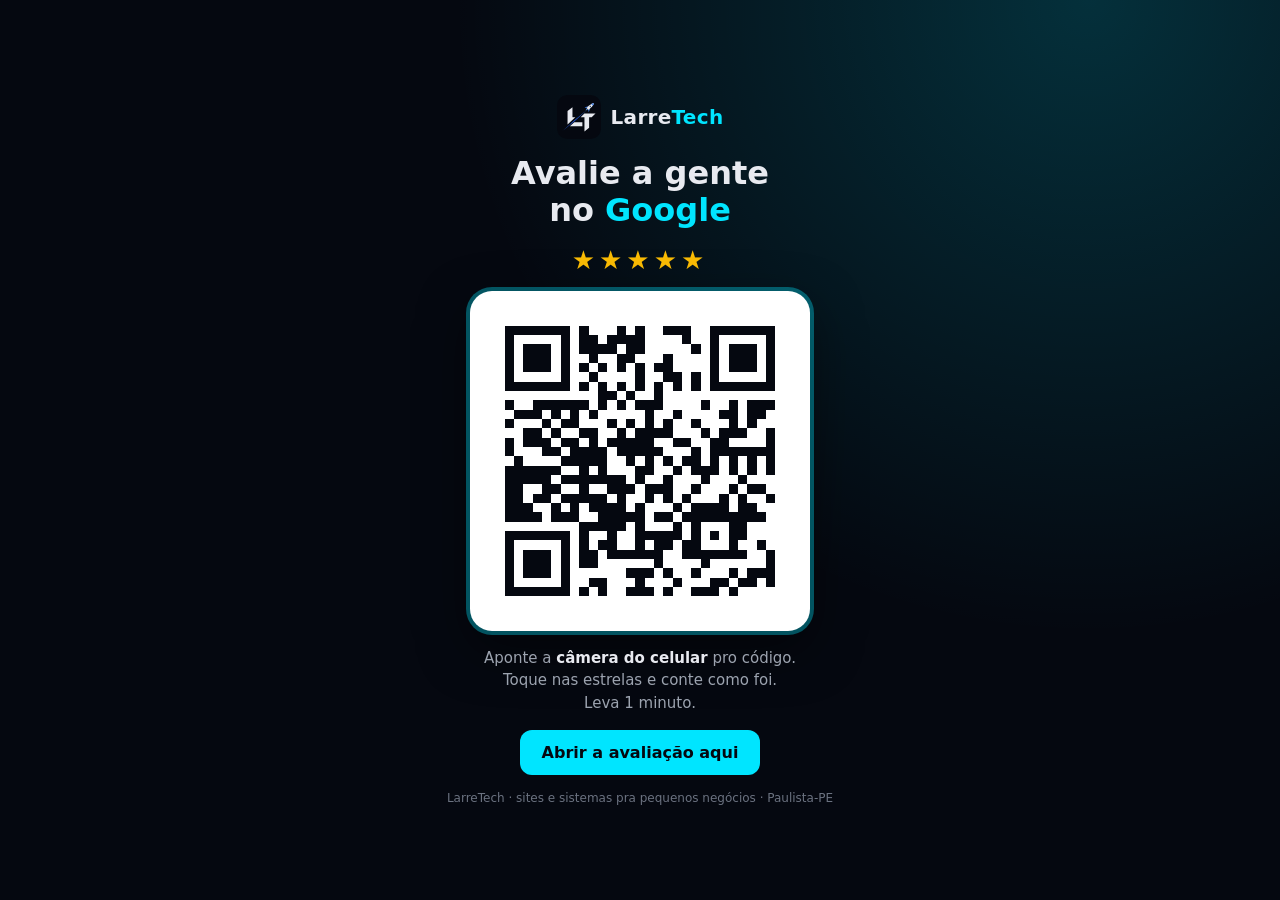
<file: avaliar.html>
<!doctype html>
<html lang="pt-BR">
<head>
<meta charset="utf-8">
<meta name="viewport" content="width=device-width, initial-scale=1, viewport-fit=cover">
<title>Avalie a LarreTech no Google</title>
<meta name="robots" content="noindex, nofollow">
<meta name="theme-color" content="#050810">
<link rel="icon" type="image/svg+xml" href="assets/favicon.svg?v=20261101c">
<link rel="apple-touch-icon" href="assets/apple-touch-icon.png">
<style>
  *{box-sizing:border-box;margin:0;padding:0}
  html,body{height:100%}
  body{background:radial-gradient(circle at 85% 0%,rgba(0,229,255,.18),transparent 45%),#050810;color:#e8eaf0;
    font-family:system-ui,-apple-system,"Segoe UI",Roboto,Arial,sans-serif;display:flex;flex-direction:column;
    align-items:center;justify-content:safe center;min-height:100%;gap:16px;padding:24px 16px calc(24px + env(safe-area-inset-bottom));text-align:center}
  .marca{display:flex;align-items:center;gap:10px;font-weight:800;font-size:20px;letter-spacing:.3px}
  .logo{width:44px;height:44px;border-radius:10px}
  .lt{width:38px;height:38px;border:2px solid #00e5ff;border-radius:10px;display:grid;place-items:center;color:#00e5ff;font-size:15px;box-shadow:0 0 14px rgba(0,229,255,.4)}
  .marca span{color:#00e5ff}
  h1{font-size:clamp(24px,7vw,32px);line-height:1.15;font-weight:800}
  h1 em{font-style:normal;color:#00e5ff}
  .estrelas{color:#fbbc04;font-size:26px;letter-spacing:4px}
  .cartao{background:#fff;border-radius:22px;padding:16px;width:min(78vw,340px,46vh);box-shadow:0 0 0 4px rgba(0,229,255,.35),0 18px 50px rgba(0,0,0,.5)}
  .qr{display:block;width:100%;height:auto}
  .passos{color:#9ca3af;font-size:15px;line-height:1.5;max-width:340px}
  .passos b{color:#e8eaf0}
  .botao{display:inline-block;background:#00e5ff;color:#050810;font-weight:700;text-decoration:none;padding:13px 22px;border-radius:12px;font-size:16px}
  .rodape{font-size:12px;color:#6b7280}
</style>
</head>
<body>
  <div class="marca"><img class="logo" src="assets/favicon.svg?v=20261101c" alt="" width="44" height="44"><div>Larre<span>Tech</span></div></div>
  <h1>Avalie a gente<br>no <em>Google</em></h1>
  <div class="estrelas" aria-hidden="true">★★★★★</div>
  <div class="cartao"><svg viewBox="0 0 33 33" class="qr" role="img" aria-label="QR Code para avaliar a LarreTech no Google" shape-rendering="crispEdges"><path fill="#fff" d="M0 0h33v33h-33z"/><path class="qrline" stroke="#050810" d="M2 2.5h7m1 0h1m3 0h1m1 0h1m2 0h3m2 0h7m-29 1h1m5 0h1m1 0h2m1 0h4m4 0h1m2 0h1m5 0h1m-29 1h1m1 0h3m1 0h1m1 0h4m1 0h2m5 0h1m1 0h1m1 0h3m1 0h1m-29 1h1m1 0h3m1 0h1m2 0h1m2 0h2m3 0h1m4 0h1m1 0h3m1 0h1m-29 1h1m1 0h3m1 0h1m1 0h1m1 0h1m1 0h1m1 0h1m1 0h2m4 0h1m1 0h3m1 0h1m-29 1h1m5 0h1m2 0h1m4 0h1m2 0h2m1 0h1m1 0h1m5 0h1m-29 1h7m1 0h1m1 0h1m1 0h1m1 0h1m1 0h1m1 0h1m1 0h1m1 0h7m-19 1h2m1 0h1m2 0h1m-17 1h1m2 0h6m1 0h1m1 0h1m1 0h3m4 0h1m2 0h1m1 0h3m-28 1h3m1 0h1m1 0h1m1 0h1m5 0h1m2 0h1m4 0h2m1 0h2m-28 1h1m3 0h1m1 0h2m3 0h1m1 0h1m1 0h1m1 0h1m2 0h1m3 0h1m1 0h1m-25 1h2m1 0h1m2 0h2m2 0h1m1 0h4m3 0h1m1 0h3m2 0h1m-29 1h1m1 0h3m1 0h2m1 0h1m1 0h5m2 0h2m2 0h2m4 0h1m-29 1h1m3 0h2m1 0h4m1 0h5m3 0h1m1 0h7m-28 1h1m4 0h5m2 0h1m1 0h1m1 0h1m1 0h2m1 0h1m1 0h1m1 0h1m1 0h1m-29 1h6m2 0h1m1 0h1m3 0h2m2 0h1m1 0h3m1 0h1m1 0h1m1 0h1m-29 1h5m1 0h7m1 0h1m2 0h1m3 0h1m3 0h1m-26 1h2m2 0h2m2 0h1m2 0h3m1 0h3m2 0h1m3 0h1m1 0h2m-28 1h2m1 0h2m1 0h5m1 0h1m2 0h1m1 0h1m1 0h1m3 0h1m1 0h1m2 0h1m-29 1h3m2 0h1m1 0h1m1 0h4m1 0h1m3 0h1m1 0h4m1 0h2m-27 1h4m1 0h3m2 0h5m1 0h2m1 0h9m-20 1h5m1 0h1m3 0h1m1 0h1m3 0h2m-26 1h7m1 0h1m2 0h1m2 0h5m1 0h1m1 0h1m1 0h2m-26 1h1m5 0h1m1 0h1m1 0h2m2 0h1m1 0h2m1 0h2m3 0h1m2 0h1m-28 1h1m1 0h3m1 0h1m1 0h2m1 0h6m2 0h7m2 0h1m-29 1h1m1 0h3m1 0h1m1 0h2m6 0h1m4 0h1m6 0h1m-29 1h1m1 0h3m1 0h1m6 0h3m1 0h1m2 0h1m3 0h1m1 0h3m-29 1h1m5 0h1m2 0h2m3 0h1m3 0h1m3 0h2m1 0h2m1 0h1m-29 1h7m1 0h1m1 0h1m2 0h3m1 0h1m2 0h3m1 0h1"/></svg></div>
  <p class="passos">Aponte a <b>câmera do&nbsp;celular</b> pro&nbsp;código.<br>Toque nas estrelas e conte como&nbsp;foi.<br>Leva&nbsp;1&nbsp;minuto.</p>
  <a class="botao" href="https://g.page/r/CQ0OWEqE6TavEAI/review" rel="noopener">Abrir a avaliação aqui</a>
  <p class="rodape">LarreTech · sites e sistemas pra pequenos negócios · Paulista&#8209;PE</p>
</body>
</html>
</file>
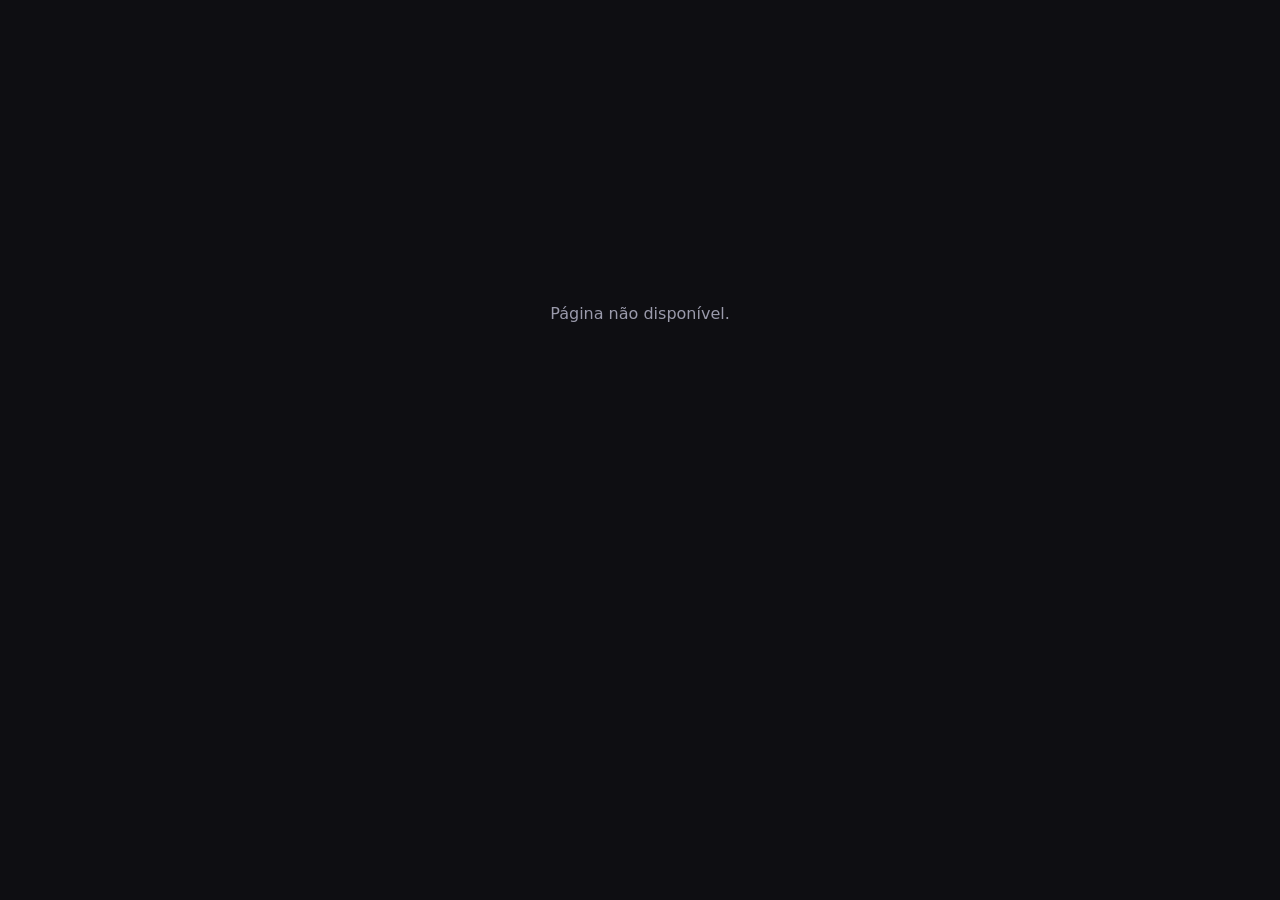
<file: liberar.html>
<!doctype html>
<html lang="pt-BR">
<head>
<meta charset="utf-8">
<meta name="viewport" content="width=device-width, initial-scale=1, viewport-fit=cover">
<meta name="robots" content="noindex, nofollow, noarchive">
<meta name="referrer" content="no-referrer">
<meta name="theme-color" content="#0e0e12">
<title>LarreTech</title>
<style>
:root{--azul:#2563eb;--fundo:#0e0e12;--cartao:#17171f;--linha:#2a2a36;--texto:#f2f2f5;--suave:#9a9aab;--verde:#1f9d55}
*{box-sizing:border-box}
body{margin:0;background:var(--fundo);color:var(--texto);font-family:system-ui,-apple-system,"Segoe UI",Roboto,Arial,sans-serif;min-height:100vh}
main{max-width:560px;margin:0 auto;padding:18px 16px 60px}
h1{font-size:1.35rem;margin:6px 0 4px}
.sub{color:var(--suave);margin:0 0 14px;font-size:.92rem;line-height:1.45}
.prazo{display:flex;gap:8px;margin:0 0 16px}
.prazo button{flex:1;border:1.5px solid var(--linha);background:var(--cartao);color:var(--texto);border-radius:12px;padding:10px;font-weight:700;font-size:.95rem}
.prazo button.on{border-color:var(--azul);background:#1b2a52}
h2{font-size:.78rem;text-transform:uppercase;letter-spacing:.08em;color:var(--suave);margin:18px 0 8px}
.proj{width:100%;text-align:left;border:1px solid var(--linha);background:var(--cartao);color:var(--texto);border-radius:14px;padding:13px 14px;margin-bottom:8px;
  display:flex;justify-content:space-between;align-items:center;gap:10px;font-size:1rem;font-weight:600}
.proj small{color:var(--suave);font-weight:400;font-size:.8rem}
.proj.on{border-color:var(--azul)}
.gerado{background:#121a2e;border:1.5px solid var(--azul);border-radius:16px;padding:14px;margin:6px 0 14px}
.gerado b{display:block;margin-bottom:6px}
.gerado code{display:block;background:#0b1020;border-radius:10px;padding:10px;font-size:.74rem;word-break:break-all;color:#c9d6ff;margin:6px 0}
.gerado .ate{color:#9fd3ff;font-size:.88rem;margin:4px 0 10px}
.bts{display:grid;gap:8px}
.bt{border:0;border-radius:12px;padding:13px;font-weight:800;font-size:1rem;text-align:center;text-decoration:none;display:block;cursor:pointer}
.bt.azul{background:var(--azul);color:#fff}.bt.verde{background:var(--verde);color:#fff}.bt.cinza{background:#262633;color:var(--texto)}
.toast{position:fixed;left:50%;bottom:24px;transform:translateX(-50%);background:#fff;color:#111;border-radius:99px;padding:10px 18px;font-weight:700;opacity:0;transition:.2s;pointer-events:none}
.toast.on{opacity:1}
.bloqueio{text-align:center;padding-top:30vh;color:var(--suave)}
</style>
</head>
<body>
<main id="app"><p class="bloqueio">Carregando…</p></main>
<div class="toast" id="toast" role="status"></div>
<script>
(function () {
  "use strict";
  // Lista de projetos cifrada: só abre com a chave que fica no celular do Felipe.
  var PACOTE = "RwiwsNQCpuH1FjNoPdXCKfbFBM7i3VyUH5hPs5j31z8YmYaabU0HbVIUfEfHtK/dW/1hk/e6By4d7nQwCdHJlUqZDLtWg4RU19nRsifWuRx59uorTcblb1kHnJt+d2U7xjGYVRz53KlhFeuuSEzhrMQf3IXh7/0W0h3YDLMmq4W7faHFiDsOlqOcSyVGcfVLG69uppVnxfmvXFvC7gKdiGfB+XFf42ebYisx6jmHuF2S8K5OAyANRMNgZ7dUvDcbxUNC5BReUOCIhj4KjLJZ3dPdangx+Q3E8AbmmFVGjMVBQ2Bh5BOQbOLvE4NujNZsO9FifAZB5iPa/BJ/iXVoW5kvJkpSKnGdBMykvhhxwgDKML6Y0ViFFixjSNuU+nk/oECeAEISeIf6oKLnDmENKU721cv2iMhFlKnrnObwC0cFuPzNbFiK6aDYYfqW55+JLy9Tu8onDNvwZ8rG6fN5inxrRtekvcRYP+obBiWI2XKr2BS6/Y1fCfrlapTkgNZ3bv6yUdG0YmTjjKSmoa3XDLDgfyozQYnDys+5qCaTJJ1Sz/EJM5y40zdaJfb/g6j7v3o9jZ+qNwL6eV+NFx2FqPLMTYvtcWVkmo6q6fTDV0ZXfzDYtcayrMLk8ixO9RWxrTjep/8gpcuMzlbM2AKmUjYxfw6eBxsLD+3GK8i+LrhC2J/VQS9USzE+AWbJWvVjbE02ZNU4U+FPMHR43Jvsi45WHNvCBf884C3EJEeiq9NssTU32d8YGKBnnNdktsUsMc/27EEZmWhVuWE7pSDVzci4+u+7oURrcYpMTpNVOmRQuvYrdN+dWw5T3sj6lgu/lAUb/kx9adSRiGClurbh2+nmtExGBAep7U2WF2gvnqT/ynUz7urx6xy1Cr7ccyM/gtHZqKv5I94t4TmCcNmaulaYOBIFxEweSQDARHMRxDpMq53oaCUuTpFTSHKWCHlsRO9IbYDz15zOwNk+1FngKLYHlG9Iie9a/mikUwKhAAlWZZh3mpvyARaOzK0TcEt/2lT68e3ZBI7ZEhSz8OJACPrg6PAKgmgsHhbGZU+QrEqus87XO7Sy5kl9hvzlMxbaSQGD8iRTNsqdydQNdfGbZO1FuH1P2t4lUL6lE+oHeKyYr3wQmm1hOCsjhfYpPWlD1g737DQk0XpylpHu9nZUqXPjH0lTM/J8sC9T5albRcJ7LY+KlFq5QKonglH+GVkbuOPt+LiB5B+SGjG1dhtcegqV76BqdaRL6xmrhpXPwFkUWKV7rwqFQypFSUrEbSmspQFEJwa7hbL9mdjlo8lRcjl085crs2loLgg81ESCWST9f64p8KxZpdB8m8NvPB3rIAH8/uPneHOuZCEvPO/D4Ft5Z4MFJmScr8JIiiZPPxUxK3FmyHm/EMBJ6+ouRo9+Wc6u2S4CKllX+MzRPGOu0PI+3LAkT1zx2hMEvus0HR3yN9vhAGSdbb+8FUH2V7rg2NdF6WIEFoYIim698hryUzL26Cagrd/gFBinEmQe6D+mjO6BdH/yl9WsdFuOStWVqV+oKpU9ON4tNvOatm9dlb0HLvJSDCXT6+gw5ydJ4oGHW7jtYE5b5zMyzSMRZEOMZ2mu8SXGa9zO0WS+KQkMjARmR5YSvLTXunGhRjReY6RVdCEkhuLasEYRGaUvB7rQ86z901sryZY/nwxs4aqUX6YH0EtaJ+ptAydEe5kkWKgTzFETLOn5F8tjywg66tKUoiblQcaNdzy3I3NDXoUpmjb6nm3p0+tfonONlErKnH8R2HDc9ZX51hn4js5ZVBm+DlLwHTBS9tXIC/qvlnZlvlrvYRDoLYXje7JU78M/fqqOuHdUYi1rH6c1SulipEDzPzh2CEotWLqmRLKfk+eIIeD5sV01vTKDPmiF6C22xrYo2LA1T7C3syw+ZwaM0Kp4KQQ3t7RZOZxk5PzzbpmsrF3UbgkoAEEag7BJ+RDrKDwjtWAUEaUMrtN4nHS2NYBwppj2wkdW0H9GPVPOfgQt9oHGmpmlGIR9Lshr/1rRjAylw5p1gFa8LmrEE965/NQ2f0bKzDoWCytFjHkwFSzEbqMJ3uzRnwMqZOqMDJpCsrF6xQXCZDdOsFYljhhIao0WIWRXAtwTlMVtd7loD39hF3TCGwXvnTO8o+PhBB/9deRe7UQHLbwn6zggpwSe1Sws/9J0v8zZ3ucqI6FXMgbNAoS6ViYLUiuv7Z1wJNScRxJsQyh208vSD/DBDjJxG6Romk2s9ETRt3lqRRtS44010reySDOlcsEoint2ysdUbLDplU1FnqHO63IUmbEZe+ajCZRgtM4HMmInx1b45/bJ9LXtVrSzNLr7NYtlOaNoChmNijUfCWvigp80GLSGLXdpwQZ5MszKKDkn36mlRcYnUSvcucE4bzJ1JZyo8tuJOPdkHYTuLoi8RHjEJ1yhL82SRArX5WECH+U92Ox10B/nGDWkeWqHSNyJrwZjhHHKQ6rNzAbJ+Rj+NGMCfm96lcT4epub9qeY+LgCZxAjLoOysT2QzXWAecAlxTPvr7/YtLCE42UEZEJJEJXb4uMwkePh6icFzQtBXSP0jgXak1D/ddgIqao5H+TDAUjEsuW5NRdpnNnGtVK5pRiPkTc0eHWqrhWP5PZnfwtAOjD5JV7EEXCLEXNTjxwm1+tLoValwl/BlWH3RmpUit3WrGLf6AAJyN75sWHuIdrU9Hro3kvl/4FiuSmRNm7cD7Olx8uOHUpWJ8kruONXvcgLlwxiY+Hp8OeSnzaIGsM+7M7qHYtW8TySjZoQ0QgYGz4n6mm1fulVdqlevMxMx/RZRAIGgdggRXzVl3lXPHROiGQyCoNX5P7MJVlhzp5bHOlObd8avDX36wto1IiXbDdDJGKbH8BW2XIMlu6D2N9op+vObxn2jfZufRhA5D0HGfVyjoWNDKxK5nBORgbbjyHjUVilSgjBYoUa/i6OA/WOwKuSLOBnWtoxQXXhKv2wjp0/nd4p4Mss6tGc1PJQfPYuyniVh5/0Ti2b9MzYk73pHhMNNDBbMkOSy30jqz+M18sT+p9RWZ7NYOMUE8xHEVQI/yqTXn4vxjQs3tiizfta/2g0lkXsYBP2ZwPFMhvy8YQ/vtDhZRe87HHU80zz7HOh0Qyz74kWHHviptZIy4JPhQMDmnUNTCwvraON/Km7xBCuGqYL+3NT9/c1hTxIHkK65aWSiJIreTGoZbes3xevmpKGPVilBUIoEc9S84m+ZvJLsS6zX50lu+TdohkI/f2aF//bsCdMOYiuXw9yVKWNOhWV6CKLdAVQuf7geyFXKXktGpTE/8paWCJ3sPwDXuWEssIPlGTPsp/dGaDsZyDuB0SBE8VpXLAc1cQOPU4Dbu1GIyeBYFjLstRvDNC/f0JqBWKaK4FU5dqWFieGkGybJEnjWHvWFZi3pLf43qDGgZIg4vaGkOUS3BjYVPJpIIhVYU+MlvhUpuqdVUkrbaWdgJU8gmyWLVHhFIZLmpV6Ale8bHasBTaE++1m9THmplRgGrTTi5i7H1Wv421b+tbYgMSvSSblacYvGJ4jLQE8/bFs3D8M9rzM1mloUyVlIAo0U+fG1xFLwkoN8/cidEE1bmjbWr2qkcedtCh4vArtv3BqDkFfSE93LXgqzKoGogmwL4GgudbPkW4LWFaDPZWUjIB0MEkboVWBw6HBgmi8lkIvRZUtgizhy2TIwgzUtOVOA8alMmXiNn8wcpL6h82NCi88W57sYiCiRLjq9B5TJwq3bXdwE+a5aaTvnv1PYkA5AGZd/0lEHZg/4dQAKDEp8Vc3KZ7hJ5R3bd29ehSSKjKtGuHs5rXbLM/mNmGg0oowP1iJRTkvOjGVeyzUlrqRKvjGTCJY8zna70dPDqCMd9GIYVYgac8rbVlSyOPK3mL6d0IDeAHq8U0DfqA=";
  var GUARDA = "larre-liberar";
  var app = document.getElementById("app");
  var toastT;
  function toast(m) { var t = document.getElementById("toast"); t.textContent = m; t.classList.add("on"); clearTimeout(toastT); toastT = setTimeout(function () { t.classList.remove("on"); }, 2200); }
  function esc(t) { return String(t).replace(/[&<>"']/g, function (c) { return { "&": "&amp;", "<": "&lt;", ">": "&gt;", '"': "&quot;", "'": "&#39;" }[c]; }); }
  function b64url(bytes) { var s = ""; bytes.forEach(function (b) { s += String.fromCharCode(b); }); return btoa(s).replace(/\+/g, "-").replace(/\//g, "_").replace(/=+$/, ""); }
  function deB64(t) { var bin = atob(t.replace(/-/g, "+").replace(/_/g, "/")), out = new Uint8Array(bin.length); for (var i = 0; i < bin.length; i++) out[i] = bin.charCodeAt(i); return out; }

  // 1ª vez no aparelho: o link de ativação traz a chave depois do # (não vai pra internet). Guarda e limpa o endereço.
  if (location.hash.indexOf("#k=") === 0) {
    try { localStorage.setItem(GUARDA, new TextDecoder().decode(deB64(location.hash.slice(3)))); } catch (e) {}
    history.replaceState(null, "", location.pathname + location.search);
  }
  var jwk;
  try { jwk = JSON.parse(localStorage.getItem(GUARDA)); } catch (e) { jwk = null; }
  if (!jwk || !jwk.d || !window.crypto || !crypto.subtle) {
    app.innerHTML = '<p class="bloqueio">Página não disponível.</p>';
    return;
  }

  var projetos, chave, horas = 1, aberto = null;
  var enc = new TextEncoder();
  crypto.subtle.digest("SHA-256", enc.encode("liberar|" + jwk.d))
    .then(function (h) { return crypto.subtle.importKey("raw", h, "AES-GCM", false, ["decrypt"]); })
    .then(function (k) { var p = deB64(PACOTE); return crypto.subtle.decrypt({ name: "AES-GCM", iv: p.slice(0, 12) }, k, p.slice(12)); })
    .then(function (buf) {
      projetos = JSON.parse(new TextDecoder().decode(buf));
      return crypto.subtle.importKey("jwk", { kty: jwk.kty, crv: jwk.crv, x: jwk.x, y: jwk.y, d: jwk.d }, { name: "ECDSA", namedCurve: "P-256" }, false, ["sign"]);
    })
    .then(function (k) {
      chave = k;
      var pedido = new URLSearchParams(location.search).get("site");
      desenhar();
      if (pedido) gerar(pedido);
    })
    .catch(function () { app.innerHTML = '<p class="bloqueio">Página não disponível.</p>'; });

  function desenhar() {
    var grupo = function (tipo, titulo) {
      return "<h2>" + titulo + "</h2>" + projetos.filter(function (p) { return p.tipo === tipo; }).map(function (p) {
        return '<button class="proj' + (aberto === p.id ? " on" : "") + '" data-id="' + p.id + '">' + esc(p.nome) +
          "<small>" + (p.aberto ? "aberto" : "🔒 " + horas + " h") + "</small></button>" + (aberto === p.id ? '<div id="gerado"></div>' : "");
      }).join("");
    };
    app.innerHTML = "<h1>Liberar demonstração</h1>" +
      '<p class="sub">Toque no projeto: sai um link novo que abre a prévia só pelo tempo escolhido. Depois ele fecha sozinho no celular do cliente.</p>' +
      '<div class="prazo">' + [1, 2, 3].map(function (h) { return '<button data-h="' + h + '" class="' + (h === horas ? "on" : "") + '">' + h + " hora" + (h > 1 ? "s" : "") + "</button>"; }).join("") + "</div>" +
      grupo("sistema", "Sistemas") + grupo("site", "Sites");
  }

  function hora(ms) { var d = new Date(ms); return ("0" + d.getHours()).slice(-2) + ":" + ("0" + d.getMinutes()).slice(-2); }

  function gerar(id) {
    var p = projetos.find(function (x) { return x.id === id; });
    if (!p) return;
    aberto = id; desenhar();
    var fim = Math.floor(Date.now() / 1000) + horas * 3600;
    var assinar = p.aberto ? Promise.resolve(null)
      : crypto.subtle.sign({ name: "ECDSA", hash: "SHA-256" }, chave, enc.encode(p.id + "|" + fim)).then(function (s) { return fim + "." + b64url(new Uint8Array(s)); });
    assinar.then(function (token) {
      var links = p.links.map(function (l) { return [l[0], token ? l[1] + (l[1].indexOf("?") >= 0 ? "&" : "?") + "prev=" + token : l[1]]; });
      var lista = links.length === 1 ? links[0][1] : links.map(function (l) { return l[0] + ": " + l[1]; }).join("\n");
      var oQue = (p.tipo === "sistema" ? "o sistema " : "o site ") + p.nome;
      var msg = "Oi! Aqui é o Felipe, da LarreTech. 👋\nSegue o link pra você ver " + oQue + " funcionando:\n\n" + lista + "\n\n" +
        (token ? "O link fica aberto por " + horas + " hora" + (horas > 1 ? "s" : "") + " (até as " + hora(fim * 1000) + "). " : "") +
        "Dá uma olhada com calma e me diz o que achou. Se surgir qualquer dúvida, a gente marca uma reunião. 😉";
      var caixa = document.getElementById("gerado");
      caixa.innerHTML = '<div class="gerado"><b>' + esc(p.nome) + "</b>" +
        links.map(function (l) { return "<code>" + esc(l[0]) + ": " + esc(l[1]) + "</code>"; }).join("") +
        (token ? '<div class="ate">Abre até as <b style="display:inline">' + hora(fim * 1000) + "</b> de hoje</div>" : '<div class="ate">Site aberto, sem prazo.</div>') +
        '<div class="bts"><button class="bt azul" data-copiar="msg">Copiar mensagem com o link</button>' +
        '<button class="bt cinza" data-copiar="link">Copiar só o link</button>' +
        '<a class="bt verde" href="https://wa.me/?text=' + encodeURIComponent(msg) + '" target="_blank" rel="noopener noreferrer">Mandar no WhatsApp</a></div></div>';
      caixa.dataset.msg = msg; caixa.dataset.link = links[0][1];
      caixa.scrollIntoView({ block: "center" });
    });
  }

  document.addEventListener("click", function (e) {
    var b = e.target.closest("[data-id]"), h = e.target.closest("[data-h]"), c = e.target.closest("[data-copiar]");
    if (h) { horas = +h.dataset.h; var a = aberto; aberto = null; desenhar(); if (a) gerar(a); }
    if (b) gerar(b.dataset.id);
    if (c) {
      var caixa = document.getElementById("gerado"); var texto = caixa.dataset[c.dataset.copiar];
      (navigator.clipboard ? navigator.clipboard.writeText(texto) : Promise.reject()).then(function () { toast("Copiado"); }, function () { prompt("Copie:", texto); });
    }
  });
})();
</script>
</body>
</html>
</file>
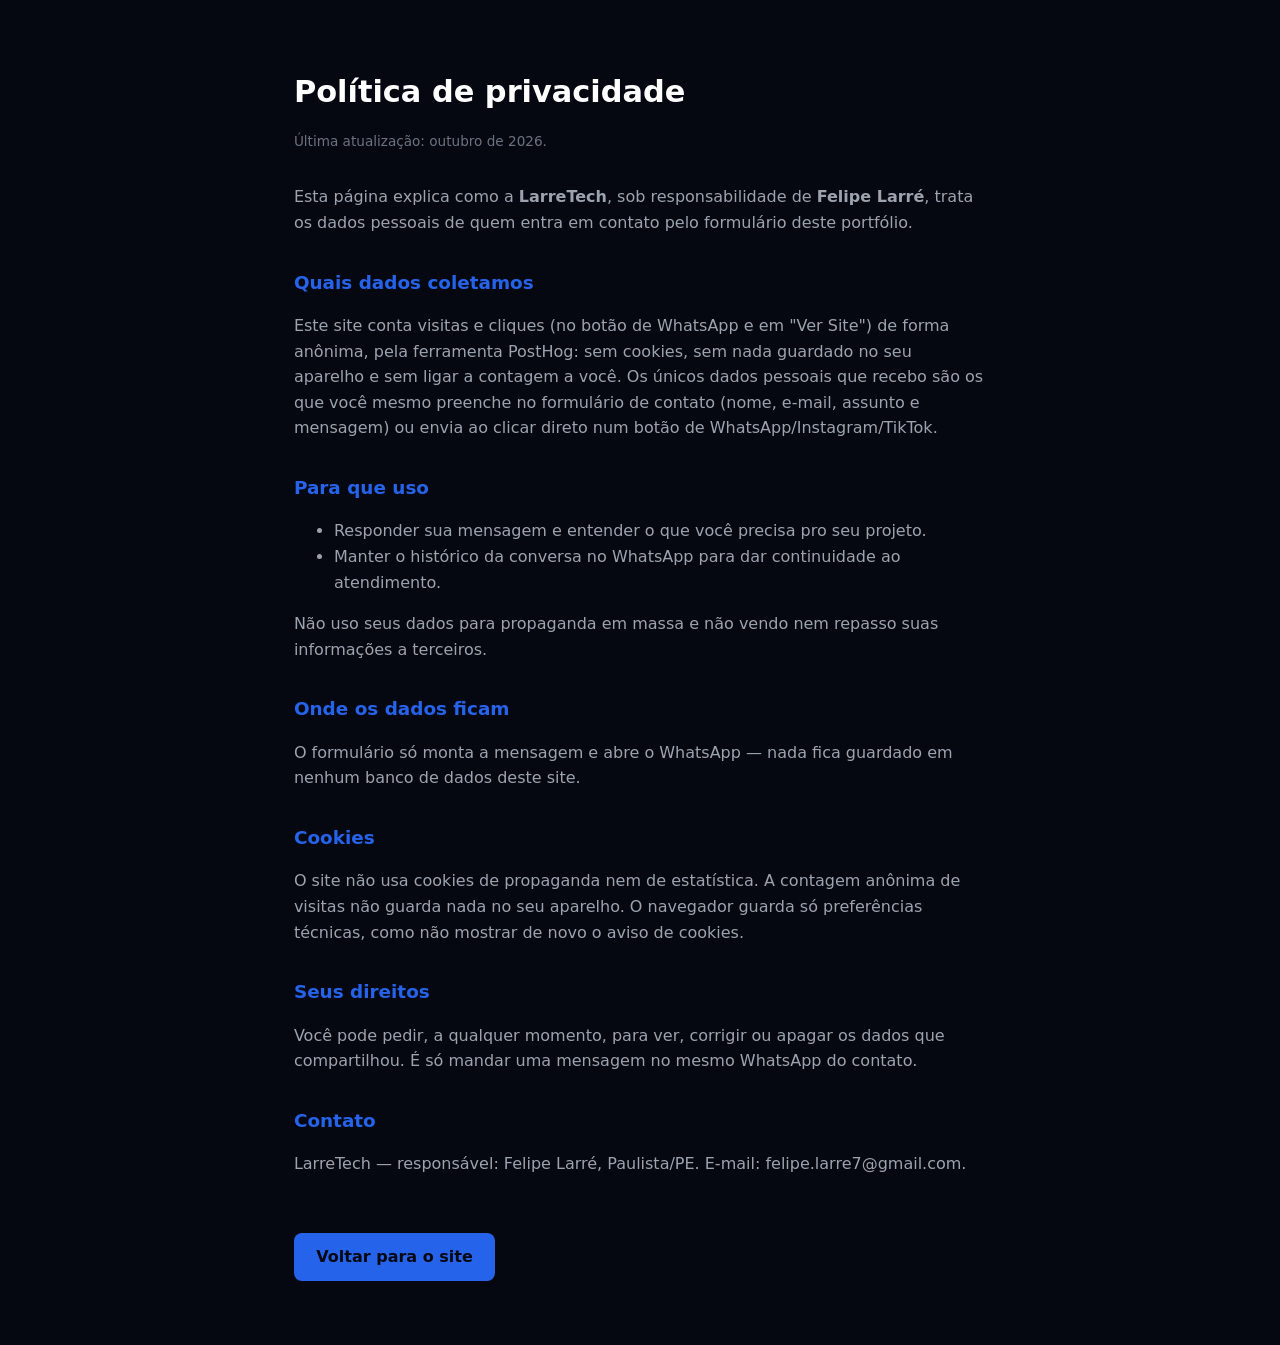
<file: politica-de-privacidade.html>
<!DOCTYPE html>
<html lang="pt-BR">
<head>
<meta charset="UTF-8">
<meta name="viewport" content="width=device-width, initial-scale=1">
<title>Política de privacidade — LarreTech</title>
<meta name="description" content="Como a LarreTech (responsável: Felipe Larré) trata os dados de contato compartilhados por quem preenche o formulário do portfólio.">
<link rel="canonical" href="https://felipelarre.com.br/politica-de-privacidade">
<style>
  body{margin:0;font-family:system-ui,-apple-system,Segoe UI,Roboto,sans-serif;background:#050810;color:#e8eaf0;line-height:1.6}
  main{max-width:68ch;margin:0 auto;padding:3rem 1.5rem 4rem}
  h1{font-size:1.9rem;margin-bottom:.25rem;color:#fff}
  .updated{color:#6b7280;font-size:.85rem;margin-bottom:2rem}
  h2{font-size:1.15rem;margin-top:2rem;color:#2563eb}
  p,li{color:#9ca3af}
  a.back{display:inline-block;margin-top:2.5rem;padding:.7rem 1.4rem;background:#2563eb;color:#050810;text-decoration:none;border-radius:8px;font-weight:600}
</style>
</head>
<body>
  <main>
    <h1>Política de privacidade</h1>
    <p class="updated">Última atualização: outubro de 2026.</p>

    <p>Esta página explica como a <strong>LarreTech</strong>, sob responsabilidade de <strong>Felipe Larré</strong>, trata os dados pessoais de quem entra em contato pelo formulário deste portfólio.</p>

    <h2>Quais dados coletamos</h2>
    <p>Este site conta visitas e cliques (no botão de WhatsApp e em "Ver Site") de forma anônima, pela ferramenta PostHog: sem cookies, sem nada guardado no seu aparelho e sem ligar a contagem a você. Os únicos dados pessoais que recebo são os que você mesmo preenche no formulário de contato (nome, e-mail, assunto e mensagem) ou envia ao clicar direto num botão de WhatsApp/Instagram/TikTok.</p>

    <h2>Para que uso</h2>
    <ul>
      <li>Responder sua mensagem e entender o que você precisa pro seu projeto.</li>
      <li>Manter o histórico da conversa no WhatsApp para dar continuidade ao atendimento.</li>
    </ul>
    <p>Não uso seus dados para propaganda em massa e não vendo nem repasso suas informações a terceiros.</p>

    <h2>Onde os dados ficam</h2>
    <p>O formulário só monta a mensagem e abre o WhatsApp — nada fica guardado em nenhum banco de dados deste site.</p>

    <h2>Cookies</h2>
    <p>O site não usa cookies de propaganda nem de estatística. A contagem anônima de visitas não guarda nada no seu aparelho. O navegador guarda só preferências técnicas, como não mostrar de novo o aviso de cookies.</p>

    <h2>Seus direitos</h2>
    <p>Você pode pedir, a qualquer momento, para ver, corrigir ou apagar os dados que compartilhou. É só mandar uma mensagem no mesmo WhatsApp do contato.</p>

    <h2>Contato</h2>
    <p>LarreTech — responsável: Felipe Larré, Paulista/PE. E-mail: felipe.larre7@gmail.com.</p>

    <a class="back" href="index.html">Voltar para o site</a>
  </main>
</body>
</html>
</file>
